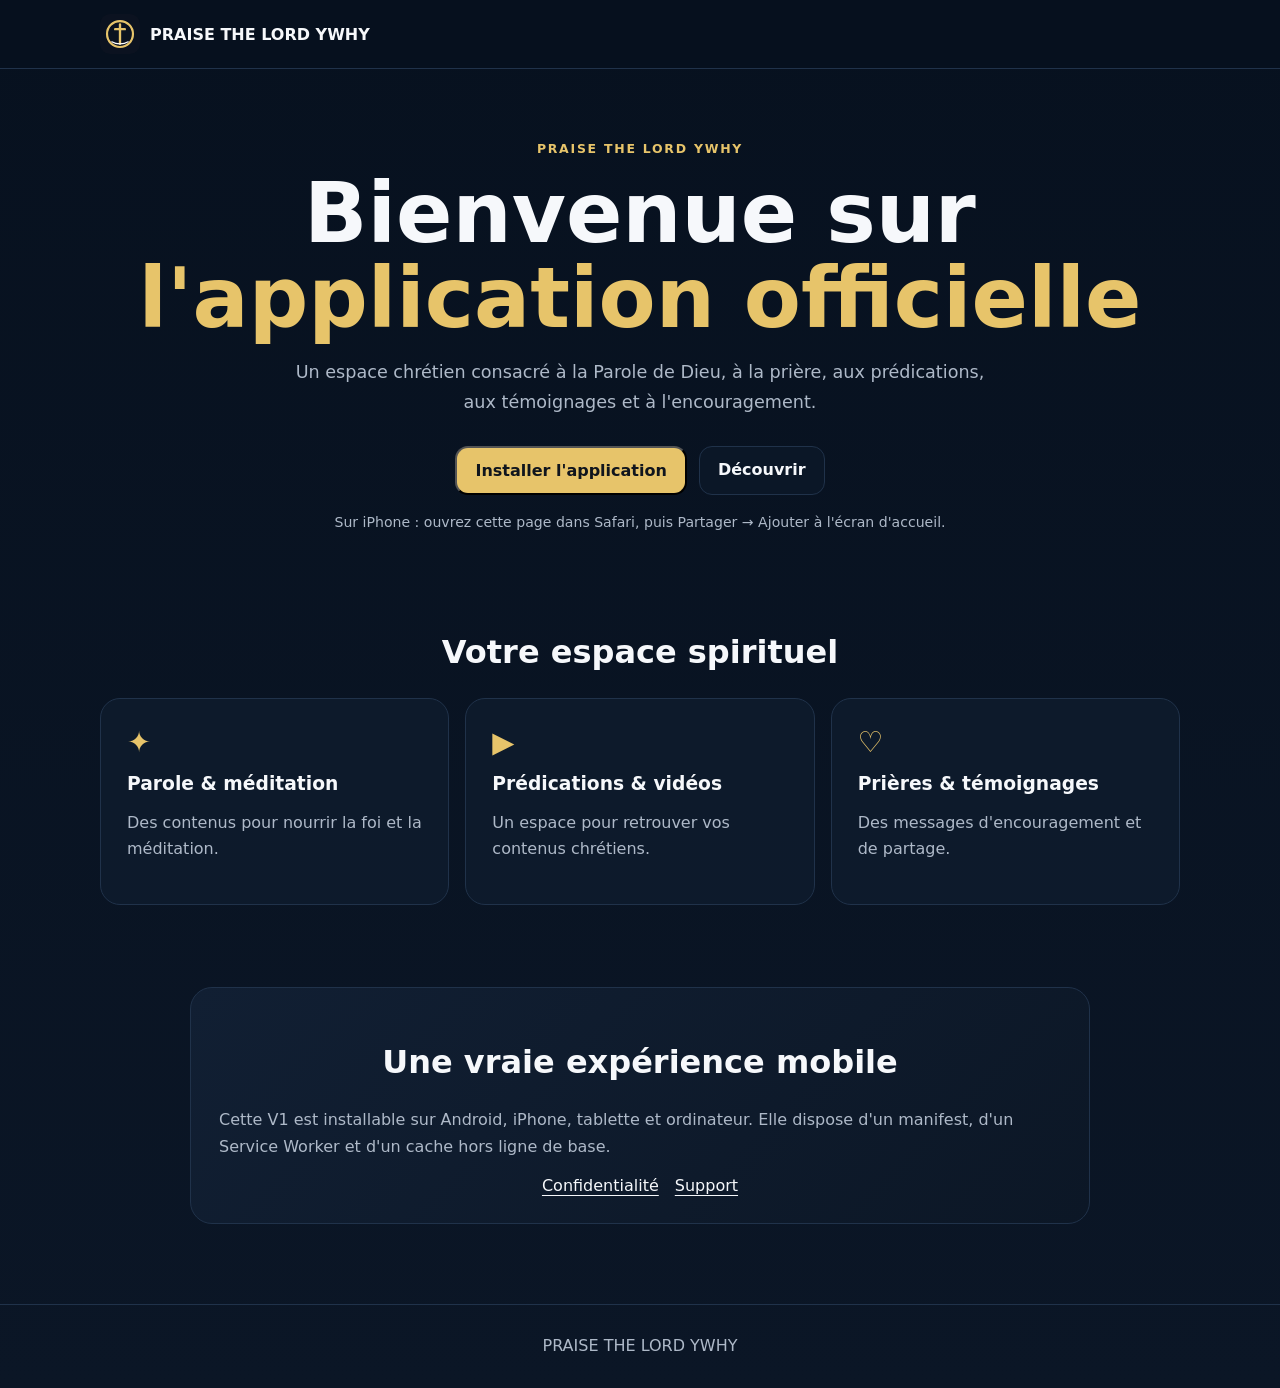
<file: index.html>
<!doctype html>
<html lang="fr">
<head>
<meta charset="utf-8"><meta name="viewport" content="width=device-width,initial-scale=1,viewport-fit=cover">
<meta name="theme-color" content="#0b1220"><meta name="description" content="PRAISE THE LORD YWHY — Parole, prière, prédications et témoignages.">
<link rel="manifest" href="./manifest.webmanifest"><link rel="icon" href="./icon.svg"><link rel="apple-touch-icon" href="./icons/icon-192.png">
<meta name="apple-mobile-web-app-capable" content="yes"><meta name="apple-mobile-web-app-status-bar-style" content="black-translucent"><title>PRAISE THE LORD YWHY</title><link rel="stylesheet" href="./style.css">
</head>
<body>
<header class="topbar"><nav class="nav"><a class="brand" href="./"><img src="./icon.svg" alt=""><b>PRAISE THE LORD YWHY</b></a><button id="install" class="install" hidden>Installer</button></nav></header>
<main>
<section class="hero"><div class="eyebrow">PRAISE THE LORD YWHY</div><h1>Bienvenue sur<br><span>l'application officielle</span></h1><p>Un espace chrétien consacré à la Parole de Dieu, à la prière, aux prédications, aux témoignages et à l'encouragement.</p><div class="actions"><button id="heroInstall" class="primary">Installer l'application</button><a class="secondary" href="#contenu">Découvrir</a></div><p id="help" class="help">Sur iPhone : ouvrez cette page dans Safari, puis Partager → Ajouter à l'écran d'accueil.</p></section>
<section id="contenu" class="section"><h2>Votre espace spirituel</h2><div class="cards"><article class="card"><strong>✦</strong><h3>Parole & méditation</h3><p>Des contenus pour nourrir la foi et la méditation.</p></article><article class="card"><strong>▶</strong><h3>Prédications & vidéos</h3><p>Un espace pour retrouver vos contenus chrétiens.</p></article><article class="card"><strong>♡</strong><h3>Prières & témoignages</h3><p>Des messages d'encouragement et de partage.</p></article></div></section>
<section class="section"><div class="installbox"><h2>Une vraie expérience mobile</h2><p>Cette V1 est installable sur Android, iPhone, tablette et ordinateur. Elle dispose d'un manifest, d'un Service Worker et d'un cache hors ligne de base.</p><div class="links"><a href="./privacy.html">Confidentialité</a><a href="./support.html">Support</a></div></div></section>
</main><footer>PRAISE THE LORD YWHY</footer><script src="./app.js"></script></body></html>
</file>
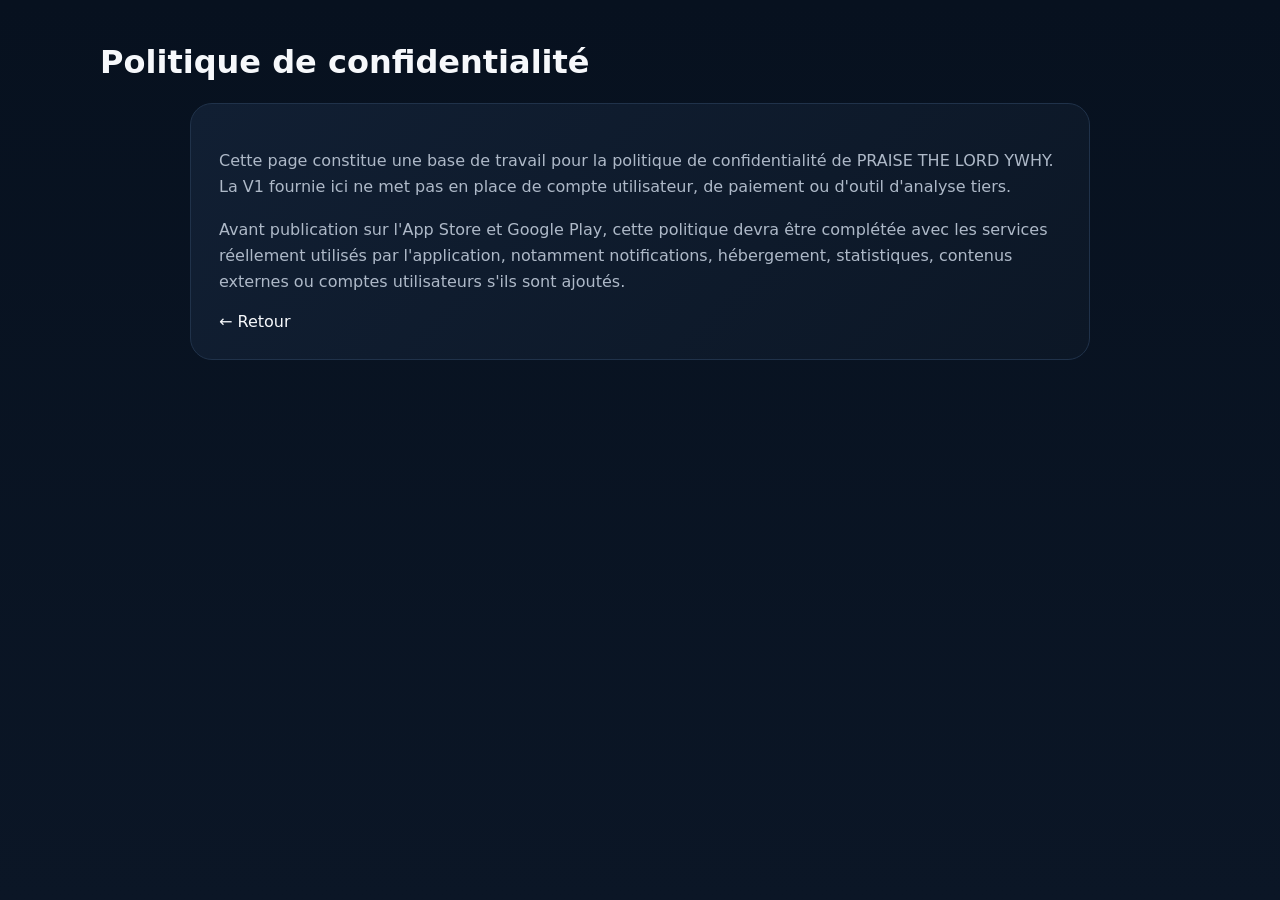
<file: privacy.html>
<!doctype html><html lang="fr"><head><meta charset="utf-8"><meta name="viewport" content="width=device-width,initial-scale=1"><title>Confidentialité — PRAISE THE LORD YWHY</title><link rel="stylesheet" href="./style.css"></head><body><main class="section"><h1>Politique de confidentialité</h1><div class="installbox"><p>Cette page constitue une base de travail pour la politique de confidentialité de PRAISE THE LORD YWHY. La V1 fournie ici ne met pas en place de compte utilisateur, de paiement ou d'outil d'analyse tiers.</p><p>Avant publication sur l'App Store et Google Play, cette politique devra être complétée avec les services réellement utilisés par l'application, notamment notifications, hébergement, statistiques, contenus externes ou comptes utilisateurs s'ils sont ajoutés.</p><a href="./">← Retour</a></div></main></body></html>
</file>
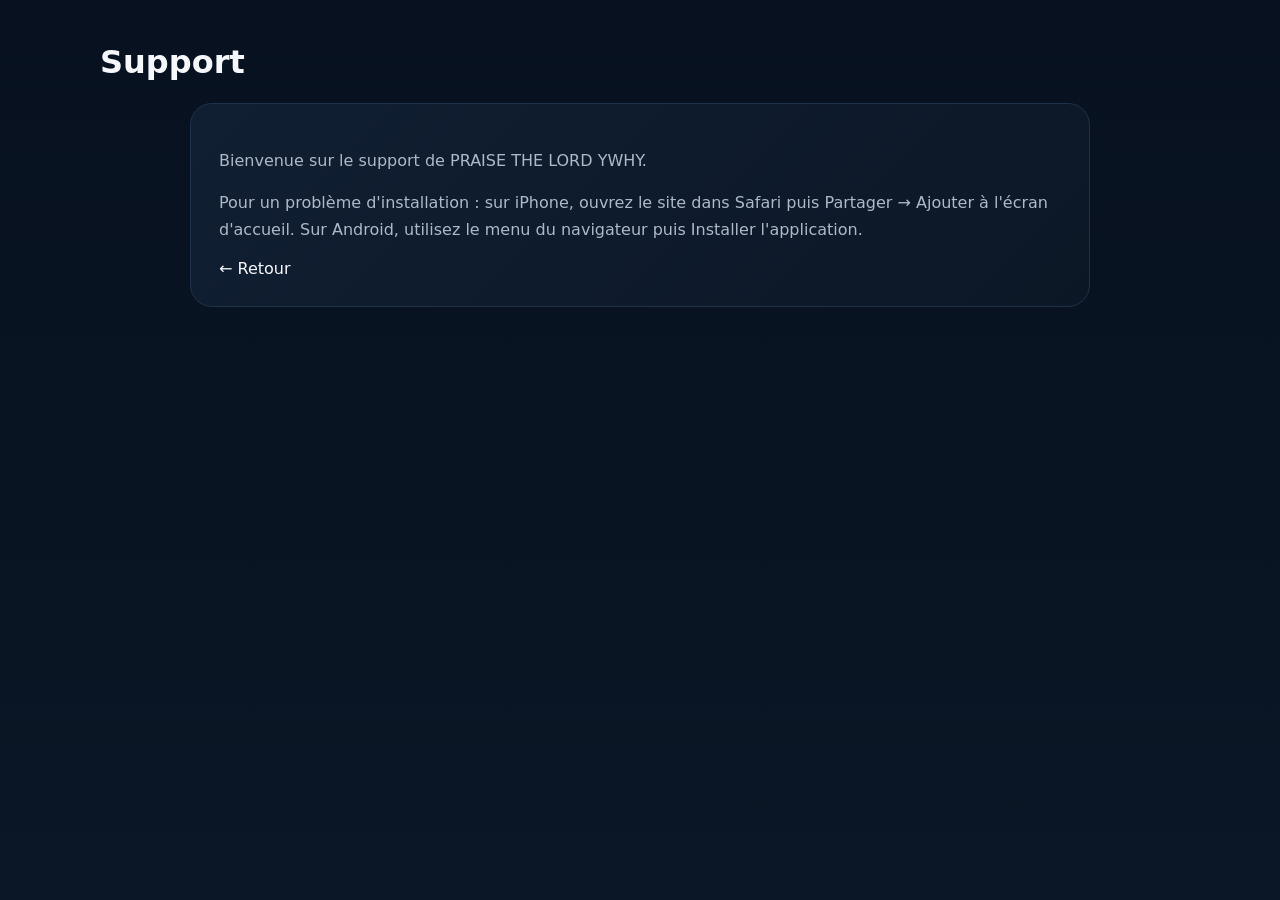
<file: support.html>
<!doctype html><html lang="fr"><head><meta charset="utf-8"><meta name="viewport" content="width=device-width,initial-scale=1"><title>Support — PRAISE THE LORD YWHY</title><link rel="stylesheet" href="./style.css"></head><body><main class="section"><h1>Support</h1><div class="installbox"><p>Bienvenue sur le support de PRAISE THE LORD YWHY.</p><p>Pour un problème d'installation : sur iPhone, ouvrez le site dans Safari puis Partager → Ajouter à l'écran d'accueil. Sur Android, utilisez le menu du navigateur puis Installer l'application.</p><a href="./">← Retour</a></div></main></body></html>
</file>
<file: style.css>
:root{--bg:#07111f;--card:#0e1b2d;--gold:#e7c46a;--text:#f6f8fb;--muted:#aeb9c8;--line:#20324a}
*{box-sizing:border-box}html{scroll-behavior:smooth}body{margin:0;font-family:Inter,ui-sans-serif,system-ui,-apple-system,BlinkMacSystemFont,"Segoe UI",sans-serif;background:linear-gradient(180deg,#07111f 0%,#0b1626 100%);color:var(--text);min-height:100vh}a{color:inherit;text-decoration:none}button{font:inherit}.topbar{position:sticky;top:0;z-index:10;background:rgba(7,17,31,.9);backdrop-filter:blur(14px);border-bottom:1px solid var(--line)}.nav{max-width:1120px;margin:auto;padding:14px 20px;display:flex;align-items:center;justify-content:space-between;gap:16px}.brand{display:flex;align-items:center;gap:10px;font-weight:800}.brand img{width:40px;height:40px;border-radius:10px}.install{border:1px solid #66582e;background:#1b1a12;color:#ffe8a2;padding:10px 15px;border-radius:12px;font-weight:700;cursor:pointer}.hero{max-width:1120px;margin:auto;padding:72px 20px 50px;text-align:center}.eyebrow{color:var(--gold);font-weight:800;letter-spacing:.14em;font-size:.78rem}.hero h1{font-size:clamp(2.4rem,7vw,5.2rem);line-height:1.02;margin:16px 0}.hero h1 span{color:var(--gold)}.hero p{max-width:720px;margin:0 auto;color:var(--muted);font-size:1.1rem;line-height:1.7}.actions{display:flex;justify-content:center;gap:12px;flex-wrap:wrap;margin-top:28px}.primary,.secondary{padding:13px 18px;border-radius:13px;font-weight:800}.primary{background:var(--gold);color:#10151d}.secondary{border:1px solid var(--line);background:#0b1727}.help{font-size:.88rem!important;margin-top:16px!important}.section{max-width:1120px;margin:auto;padding:22px 20px 60px}.section h2{text-align:center;font-size:2rem}.cards{display:grid;grid-template-columns:repeat(3,1fr);gap:16px}.card{background:rgba(14,27,45,.9);border:1px solid var(--line);border-radius:20px;padding:26px;min-height:190px}.card strong{font-size:1.8rem;color:var(--gold)}.card h3{margin:14px 0 8px}.card p,.installbox p,footer{color:var(--muted);line-height:1.65}.installbox{max-width:900px;margin:0 auto;background:linear-gradient(135deg,#111f33,#0c1726);border:1px solid var(--line);border-radius:22px;padding:28px}.links{display:flex;gap:16px;flex-wrap:wrap;justify-content:center}.links a{text-decoration:underline;text-underline-offset:4px}footer{text-align:center;border-top:1px solid var(--line);padding:28px 20px;margin-top:20px}@media(max-width:760px){.cards{grid-template-columns:1fr}.hero{padding-top:48px}.brand b{font-size:.9rem}.install{padding:9px 12px}}
</file>
